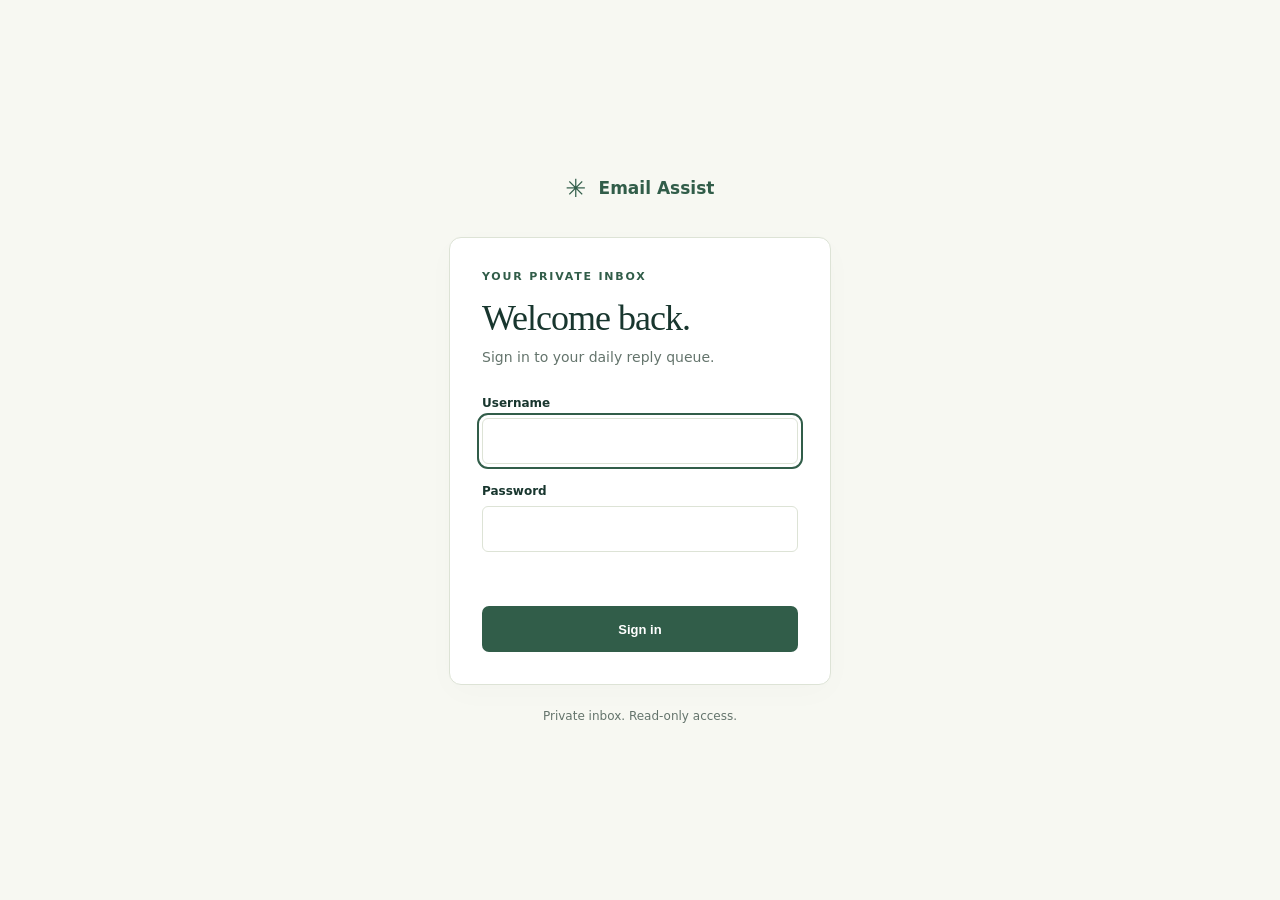
<file: static/login.html>
<!doctype html>
<html lang="en">
<head>
  <meta charset="utf-8">
  <meta name="viewport" content="width=device-width,initial-scale=1">
  <title>Sign in · Email Assist</title>
  <link rel="stylesheet" href="/static/style.css">
  <script defer src="/static/login.js"></script>
</head>
<body class="login-page">
  <main class="login-shell">
    <a class="brand" href="/login">✳ <span>Email Assist</span></a>
    <section class="login-card" aria-labelledby="login-title">
      <div class="eyebrow">YOUR PRIVATE INBOX</div>
      <h1 id="login-title">Welcome back.</h1>
      <p>Sign in to your daily reply queue.</p>
      <form id="login-form" method="post" action="/api/login">
        <label for="login-username">Username</label>
        <input id="login-username" name="username" autocomplete="username" autocapitalize="none" spellcheck="false" maxlength="254" required autofocus>
        <label for="login-password">Password</label>
        <input id="login-password" name="password" type="password" autocomplete="current-password" maxlength="512" required aria-describedby="login-error">
        <p id="login-error" class="login-error" role="alert" aria-live="polite"></p>
        <button id="login-submit" type="submit">Sign in</button>
      </form>
      <noscript><p>Enable JavaScript to sign in securely.</p></noscript>
    </section>
    <p class="login-note">Private inbox. Read-only access.</p>
  </main>
</body>
</html>
</file>
<file: static/style.css>
:root{color-scheme:light;--ink:#18362e;--muted:#64746c;--green:#315d49;--paper:#f7f8f2;--line:#dde3d6}*{box-sizing:border-box}body{margin:0;background:var(--paper);color:var(--ink);font-family:system-ui,-apple-system,sans-serif}header{padding:25px 5%;display:flex;align-items:center;justify-content:space-between;border-bottom:1px solid var(--line)}.brand{display:flex;gap:12px;align-items:center;font-size:25px;text-decoration:none;color:var(--green)}.brand span{font-size:17px;font-weight:650}.private{font-size:12px;color:var(--muted);border:1px solid var(--line);border-radius:30px;padding:8px 12px}main{max-width:1120px;margin:auto;padding:54px 30px 20px}.eyebrow{font-size:11px;font-weight:700;letter-spacing:1.8px;color:var(--green)}h1{font-family:Georgia,serif;font-size:clamp(38px,5vw,60px);line-height:1.08;letter-spacing:-1.9px;font-weight:400;margin:20px 0}p{color:var(--muted);line-height:1.6}.intro{margin-bottom:35px}.intro>p{max-width:540px}.controls{display:flex;gap:16px;align-items:center;margin-top:24px}.controls span{font-size:12px;color:var(--muted)}button,.button{border:0;border-radius:7px;padding:12px 18px;background:var(--green);color:white;font-weight:600;font-size:13px;cursor:pointer;text-decoration:none;display:inline-block}button:hover,.button:hover{filter:brightness(1.08)}button:disabled{opacity:.45;cursor:default}.stats{display:grid;grid-template-columns:repeat(4,1fr);gap:1px;background:var(--line);border:1px solid var(--line);border-radius:10px;overflow:hidden}.stats>div{padding:24px;background:#eff2e8}.stats span{display:block;font-size:24px;font-family:Georgia,serif}.stats small{display:block;margin-top:7px;font-size:11px;color:var(--muted)}.notice{font-size:13px;line-height:1.7;padding:13px 16px;background:#e9efdf;border:1px solid #d6e2c8;border-radius:7px;margin:20px 0}.notice.error{background:#fff0e9;border-color:#f2d5c3}.section-head{display:flex;justify-content:space-between;align-items:center;margin:40px 0 24px}h2{font-family:Georgia,serif;font-size:28px;font-weight:400;margin:0}.section-head p{font-size:12px;margin:8px 0 0}nav{display:flex;padding:4px;background:#e8ecdf;border-radius:8px;gap:4px}.tab{background:transparent;color:var(--muted);padding:9px 14px}.tab.active{background:white;color:var(--ink);box-shadow:0 1px 3px #18362e15}.email{display:grid;grid-template-columns:36px 60px 1fr auto;gap:18px;align-items:start;background:white;border:1px solid var(--line);border-radius:9px;padding:23px;margin-bottom:12px}.rank{font-family:Georgia,serif;font-size:20px;color:#94a18f;padding-top:14px}.score{background:#e9efdf;border-radius:8px;text-align:center;padding:10px 8px;font-size:25px;font-family:Georgia,serif;color:#355b3a}.score small{display:block;font-family:system-ui;font-size:9px;letter-spacing:.6px;margin-top:2px}.score.urgent{background:#f9e5cd;color:#925920}.email a{color:var(--ink);text-decoration:none;font-size:16px;font-weight:600;line-height:1.4;overflow-wrap:anywhere}.email a:hover{text-decoration:underline}.email p{font-size:13px;margin:9px 0}.sender{font-size:11px;color:var(--muted);overflow-wrap:anywhere}.metadata{font-size:10px;color:var(--muted);margin-top:12px}.arrow{font-size:20px;color:#7a8a78;padding-top:14px}.empty{padding:45px;text-align:center;border:1px dashed #b8c5af;border-radius:10px;color:var(--muted)}footer{display:flex;justify-content:space-between;border-top:1px solid var(--line);padding:22px 0;margin-top:45px;font-size:11px;color:var(--muted)}label{font-size:12px;color:var(--muted)}input{display:block;width:100%;background:white;border:1px solid var(--line);border-radius:6px;padding:12px;margin:8px 0 18px;color:var(--ink);font-size:14px}#search-box{display:block;max-width:460px}#setup{background:white;border:1px solid var(--line);border-radius:10px;padding:28px;margin-top:24px}#setup-form{max-width:480px}.pagination{display:flex;justify-content:center;align-items:center;gap:20px;margin-top:24px;font-size:12px}.back{color:var(--green);font-size:13px}.detail-head{display:flex;gap:24px;align-items:start;margin:30px 0}.detail-head h2{overflow-wrap:anywhere}.detail-head p{margin:10px 0}.detail-head small{color:var(--muted)}.detail-head .score{min-width:75px}.recommendation{background:#eef2e6;border-radius:10px;padding:24px;margin:25px 0}.recommendation p{color:var(--ink)}.recommendation small{color:var(--muted)}pre{white-space:pre-wrap;overflow-wrap:anywhere;font:14px/1.75 system-ui;background:white;border:1px solid var(--line);padding:28px;border-radius:8px}.muted{font-size:12px}.secondary{background:#e5ebdc;color:var(--green);margin-left:10px}[hidden]{display:none!important}@media(max-width:650px){main{padding:30px 18px}.private{font-size:10px}.stats{grid-template-columns:repeat(2,1fr)}.stats>div{padding:18px}.section-head{align-items:start;gap:15px;flex-direction:column}.email{grid-template-columns:42px 1fr;gap:12px;padding:18px}.rank,.arrow{display:none}.score{font-size:21px}.controls{align-items:start;flex-direction:column}footer{gap:12px;flex-direction:column}.detail-head{gap:14px}.detail-head h2{font-size:24px}}

/* A small sign-in screen, using the same palette as the inbox. */
.login-page{min-height:100vh;display:grid;place-items:center}
.login-shell{width:100%;max-width:430px;padding:40px 24px;margin:auto}
.login-shell>.brand{justify-content:center;margin-bottom:34px}
.login-card{background:white;border:1px solid var(--line);border-radius:12px;padding:32px;box-shadow:0 8px 32px #18362e05}
.login-card h1{font-size:36px;letter-spacing:-1px;margin:16px 0 8px}
.login-card>p{font-size:14px;margin:0 0 28px}
.login-card label{display:block;color:var(--ink);font-weight:550}
.login-card input{min-height:46px;margin:8px 0 20px}
input:focus-visible,button:focus-visible,a:focus-visible{outline:2px solid var(--green);outline-offset:3px}
.login-card button{width:100%;min-height:46px}
.login-error{color:#984329;font-size:13px;min-height:20px;margin:0 0 14px}
.login-note{font-size:12px;text-align:center;margin:22px 0 0}
.header-actions{display:flex;align-items:center;gap:14px}
.sign-out{padding:8px 12px;background:transparent;border:1px solid var(--line);color:var(--green);font-size:12px}
@media(max-width:650px){.login-shell{padding:28px 18px}.login-card{padding:28px 24px}.header-actions{gap:8px}.header-actions .private{display:none}}

/* Provider filter and settings, reusing the inbox card and tab styles. */
.filter{display:inline-flex;flex-wrap:wrap;margin-bottom:18px}
.sign-out.active{background:#e8ecdf}
.header-actions a.sign-out:hover{filter:none;background:#eff2e8}
.panel{background:white;border:1px solid var(--line);border-radius:10px;padding:28px;margin-top:24px}
.panel .section-head{margin:0 0 20px}
.provider-row{display:flex;justify-content:space-between;align-items:center;gap:16px;padding:16px 0;border-top:1px solid var(--line)}
.provider-row .metadata{margin-top:6px}
.row-actions,.form-actions{display:flex;gap:10px;flex-wrap:wrap}
.row-actions .secondary,.form-actions .secondary{margin-left:0}
#provider-form{border-top:1px solid var(--line);padding-top:22px;margin-top:6px}
#provider-form h3{margin:0 0 18px;font-size:15px}
.fields{display:grid;grid-template-columns:repeat(2,1fr);column-gap:18px}
select,textarea{display:block;width:100%;background:white;border:1px solid var(--line);border-radius:6px;padding:12px;margin:8px 0 18px;color:var(--ink);font:14px system-ui,-apple-system,sans-serif}
textarea{resize:vertical}
input:disabled,select:disabled,textarea:disabled{background:#f2f4ee;color:var(--muted)}
#form-result{font-size:13px;min-height:20px}
.error-text{color:#984329}
@media(max-width:650px){.fields{grid-template-columns:1fr}.provider-row{flex-direction:column;align-items:start}.panel{padding:22px 18px}}
</file>
